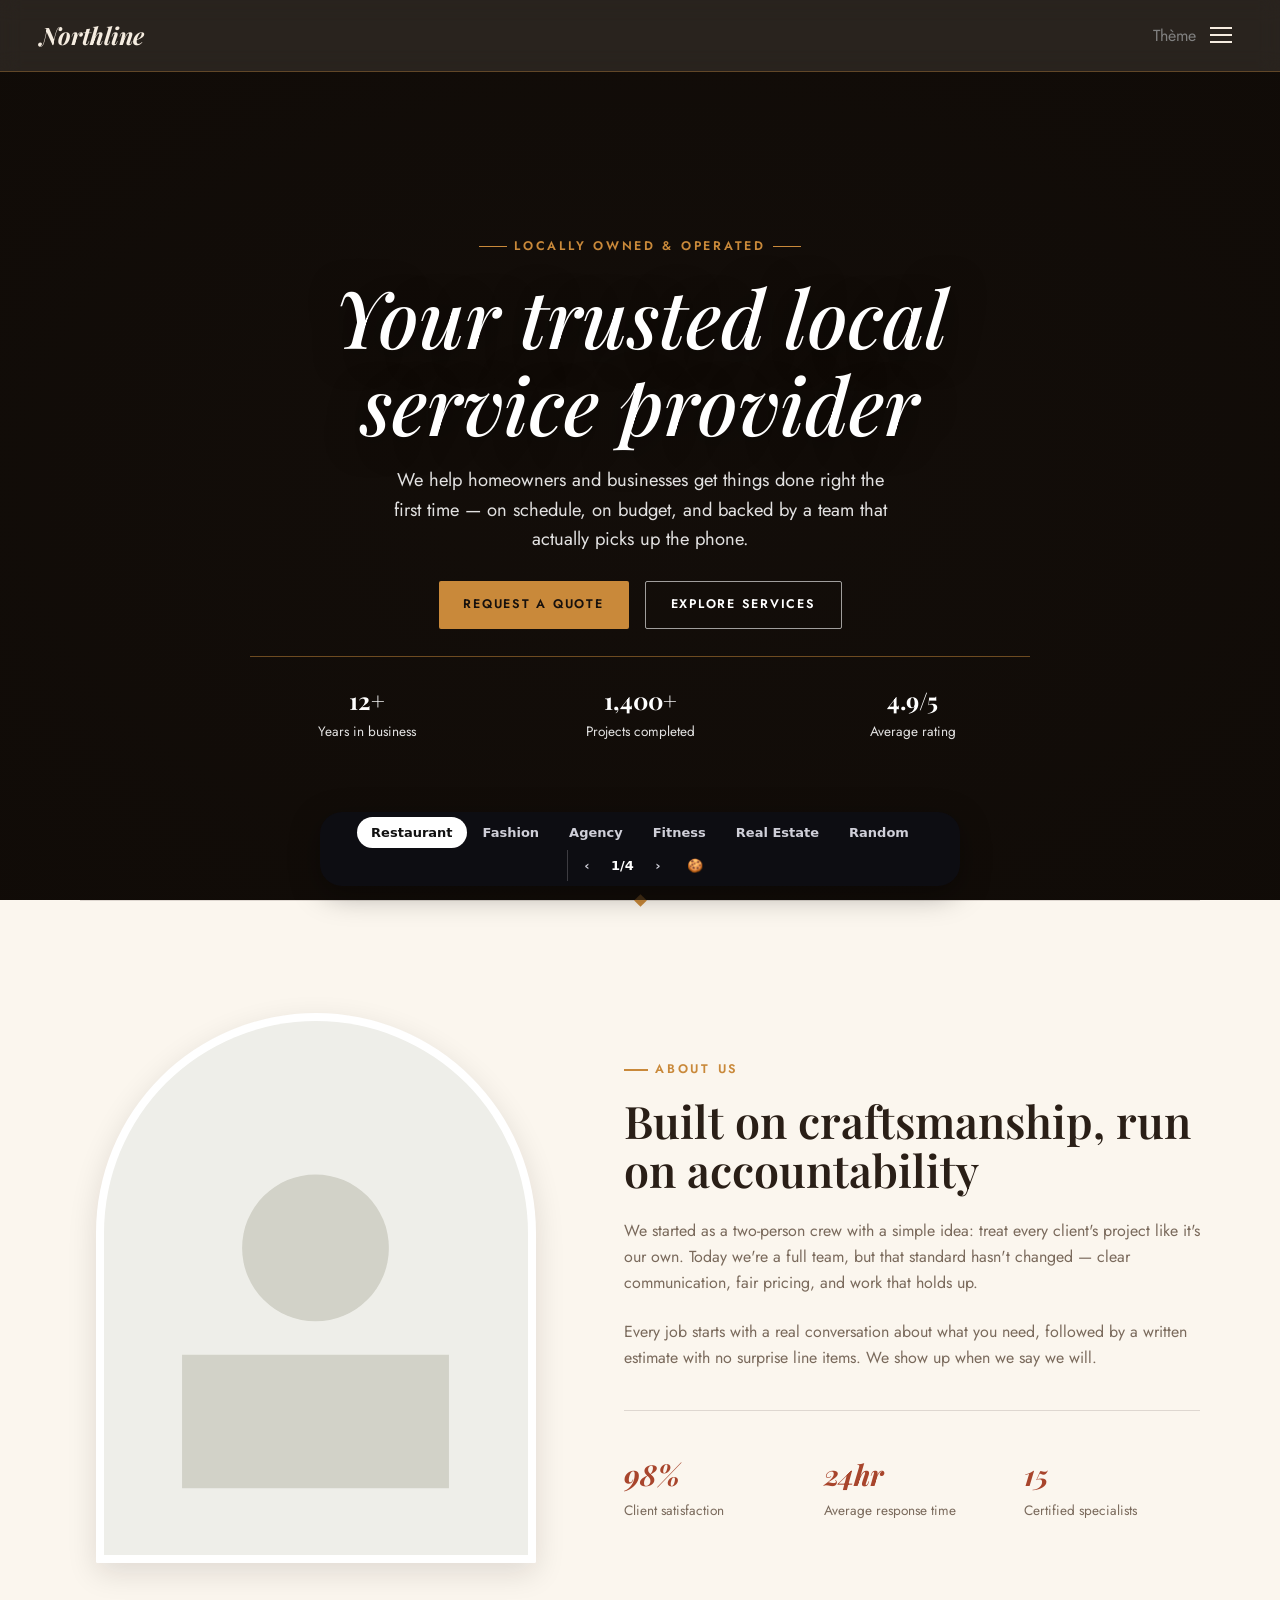
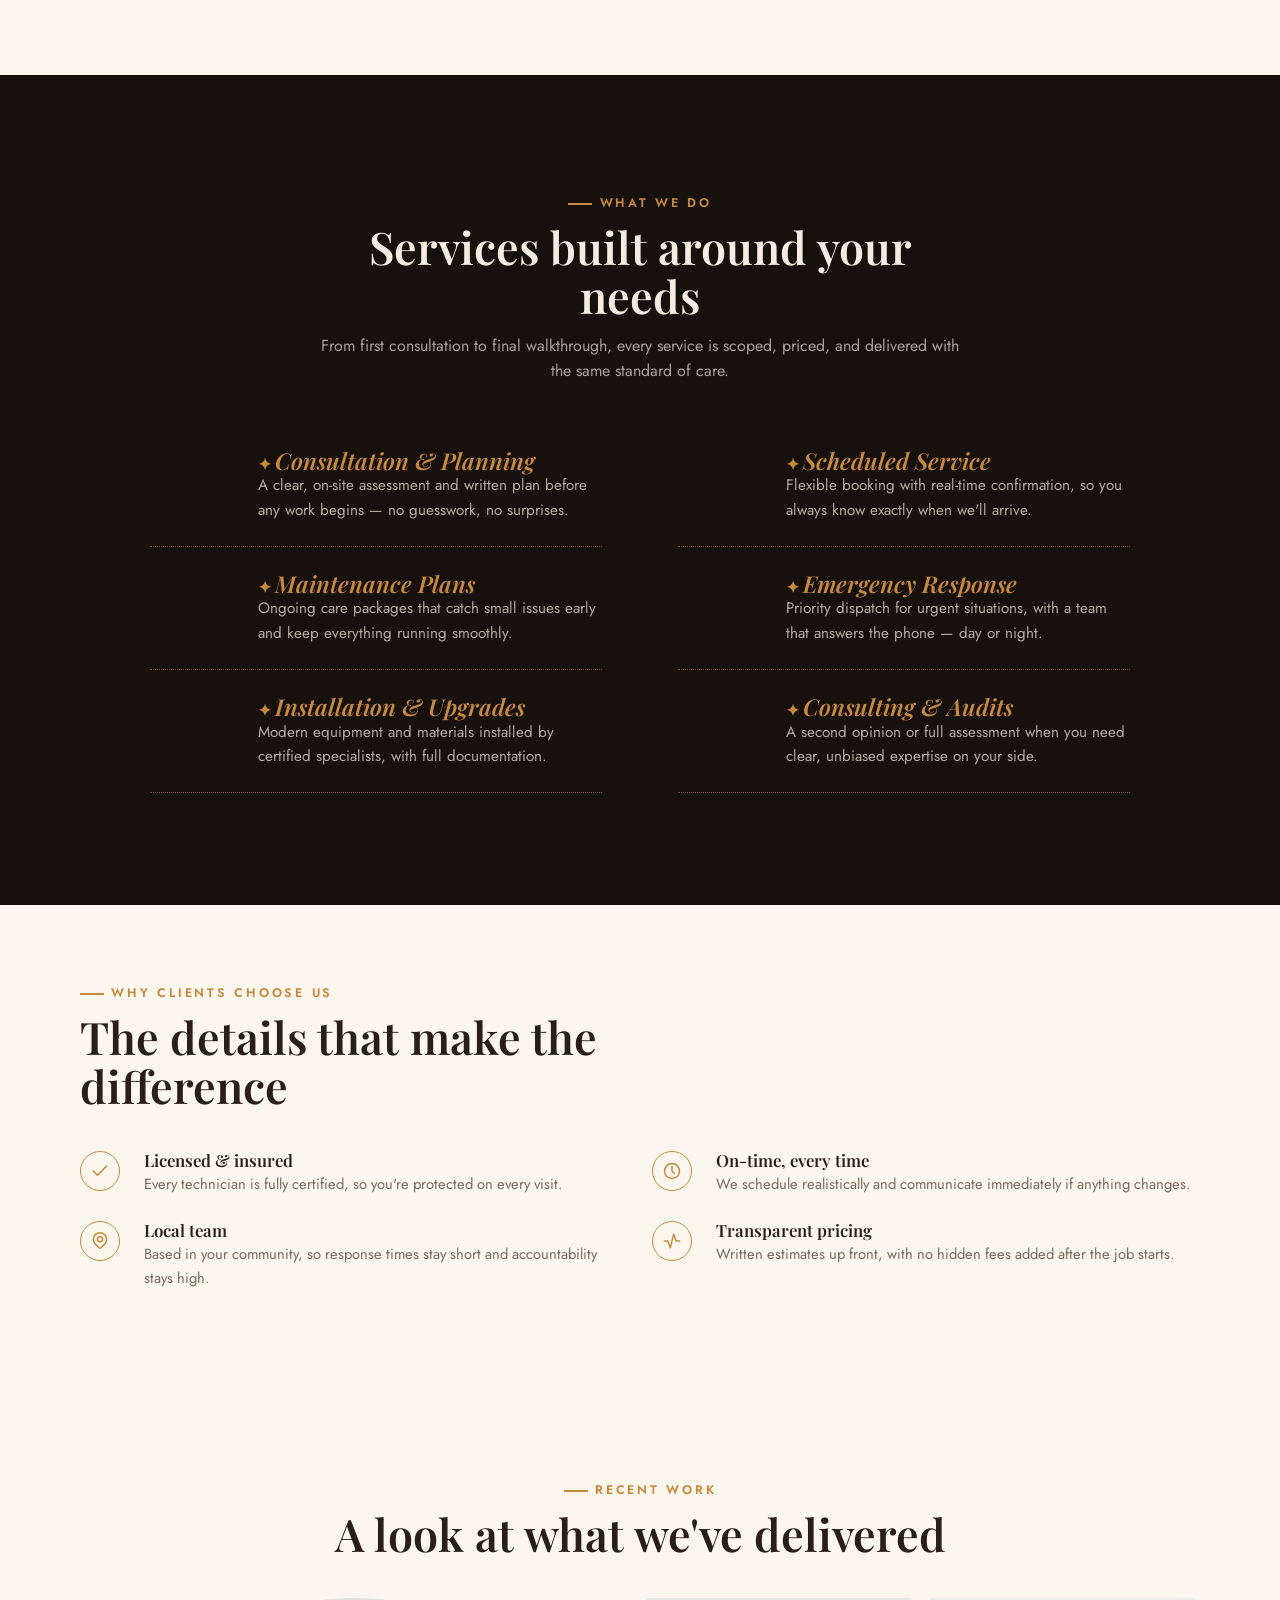
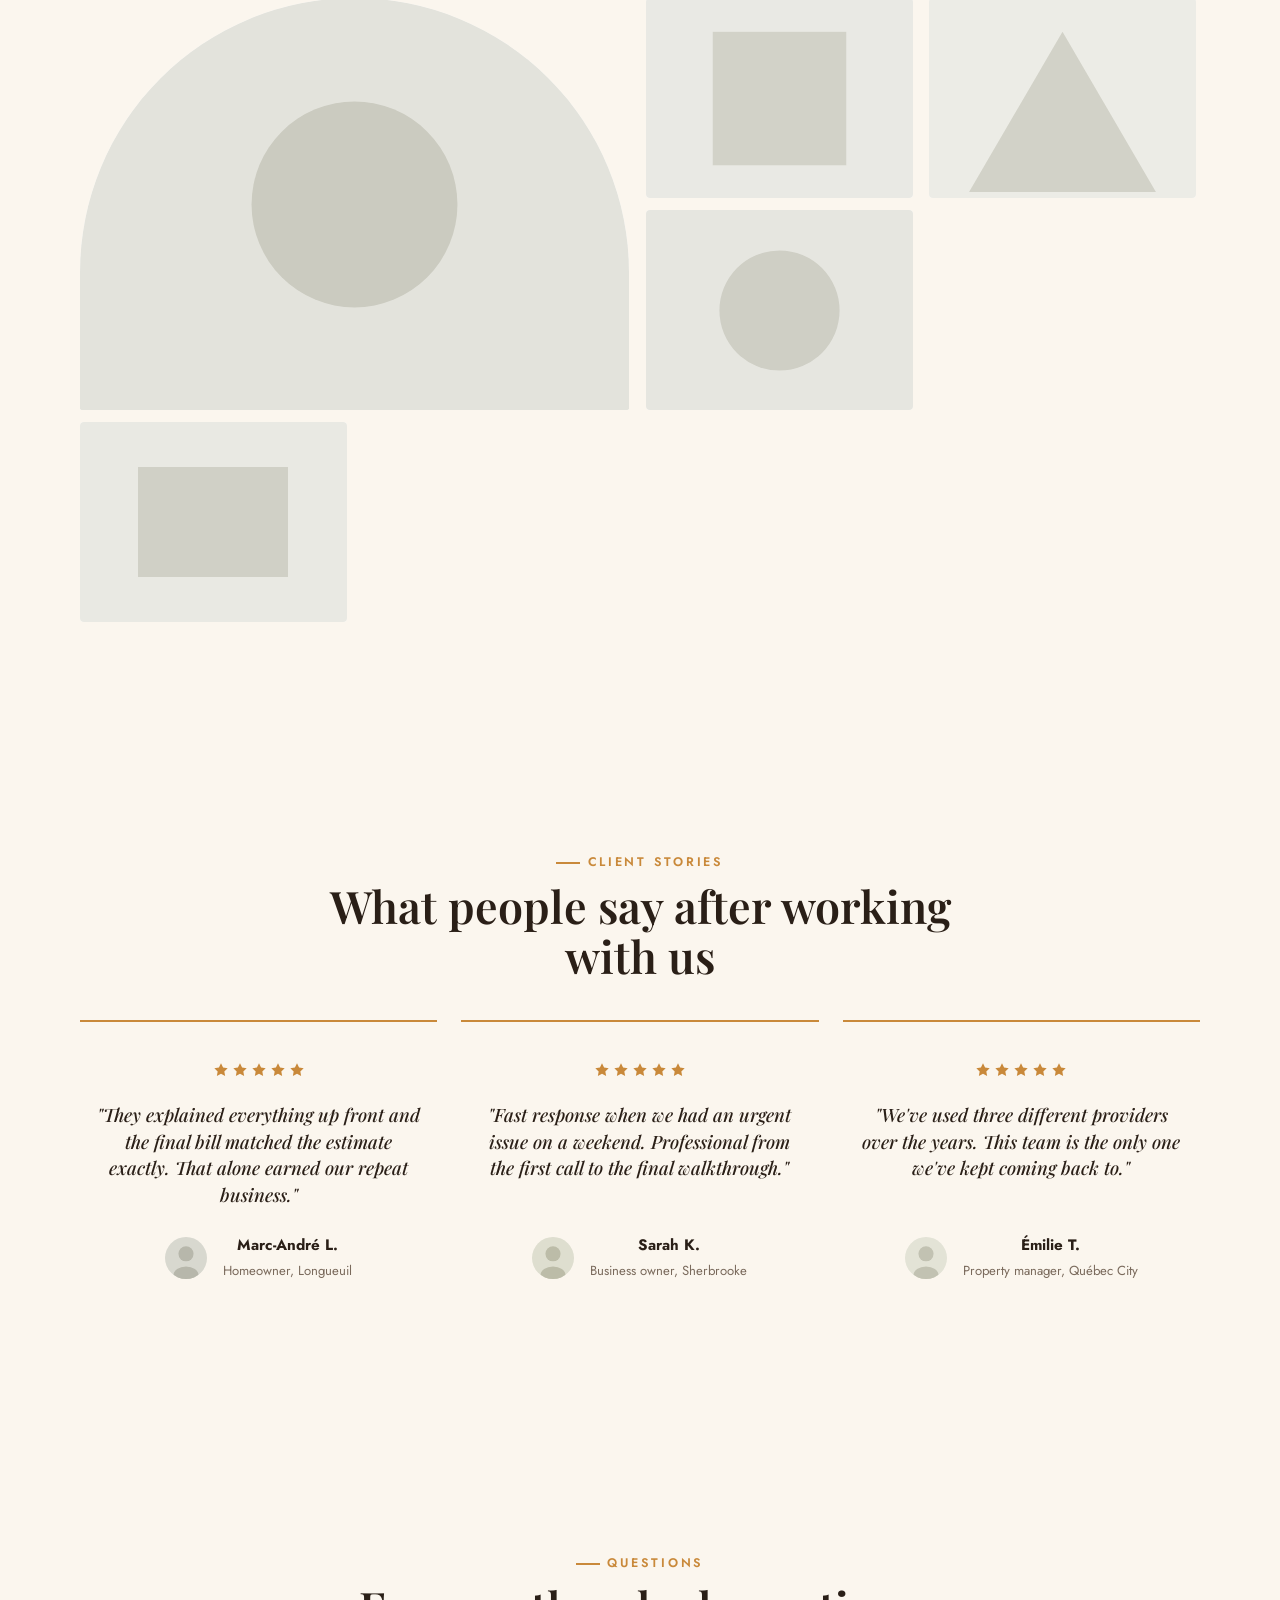
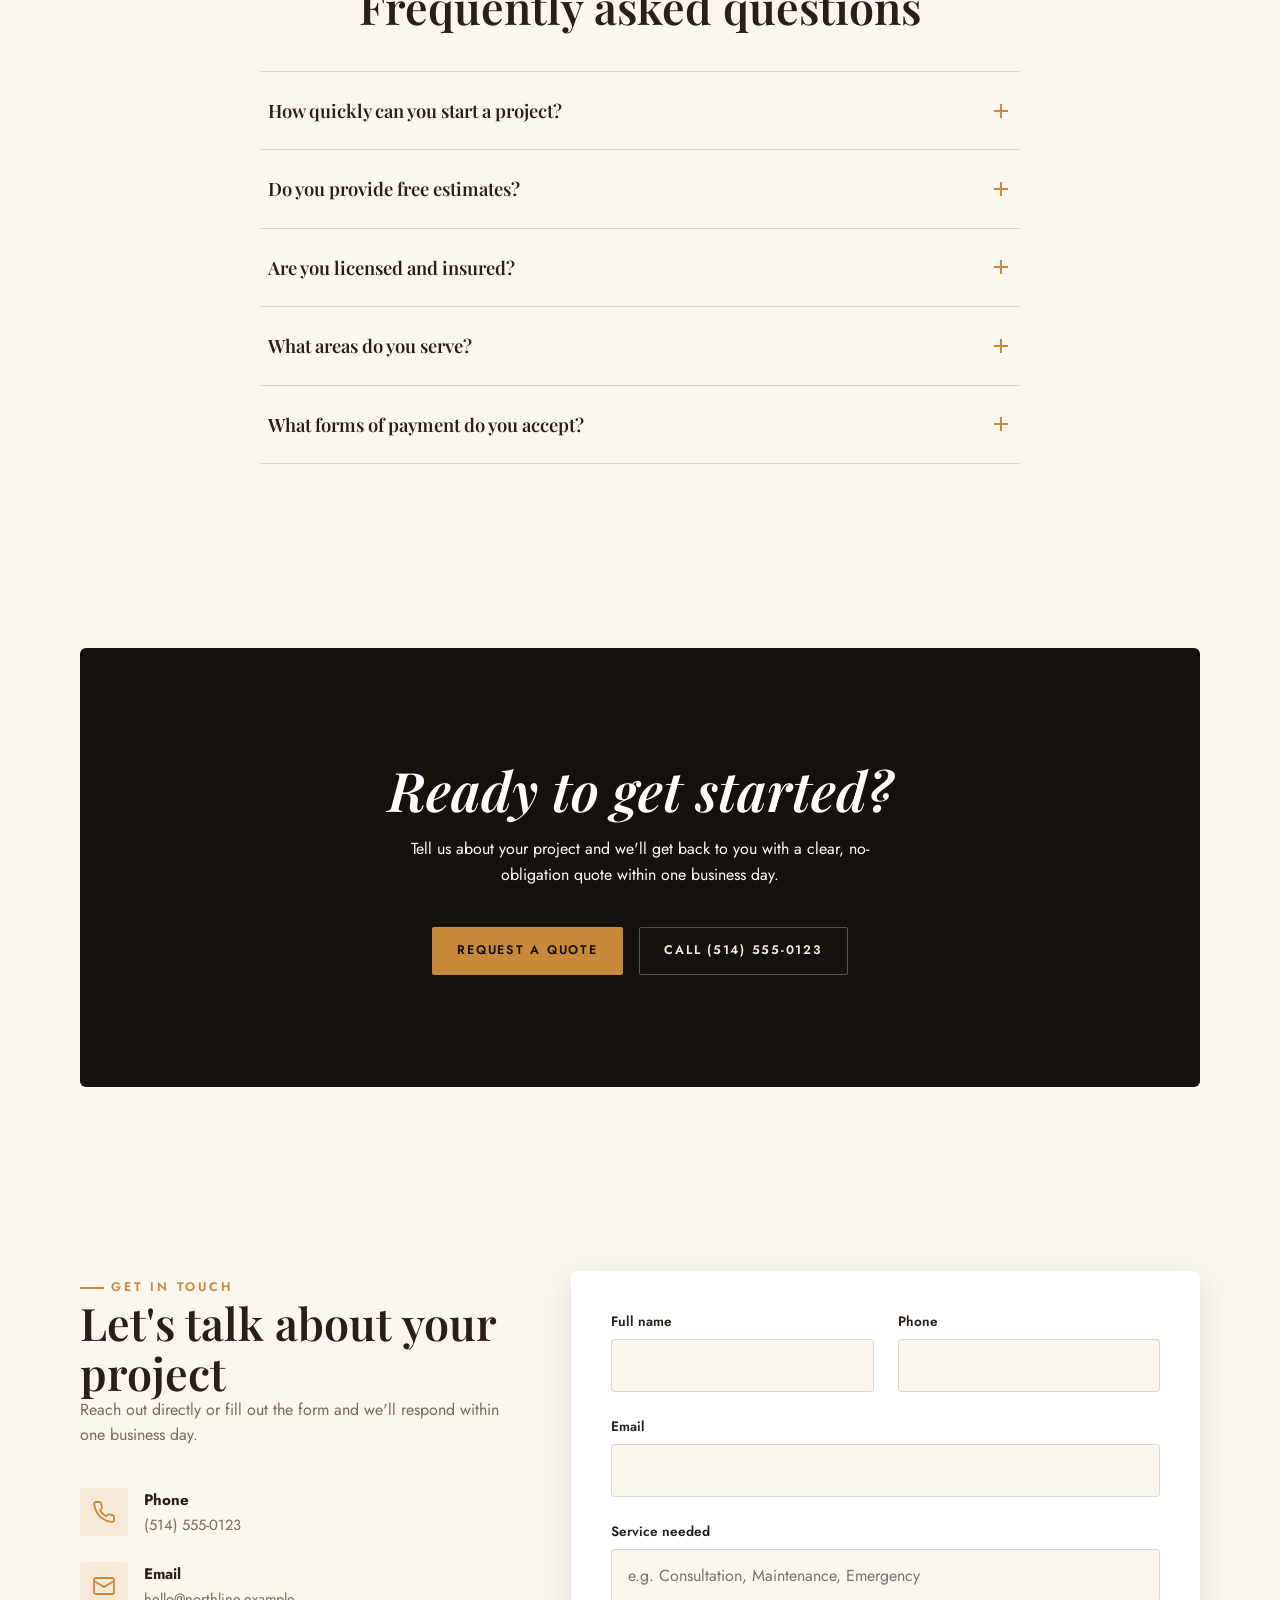
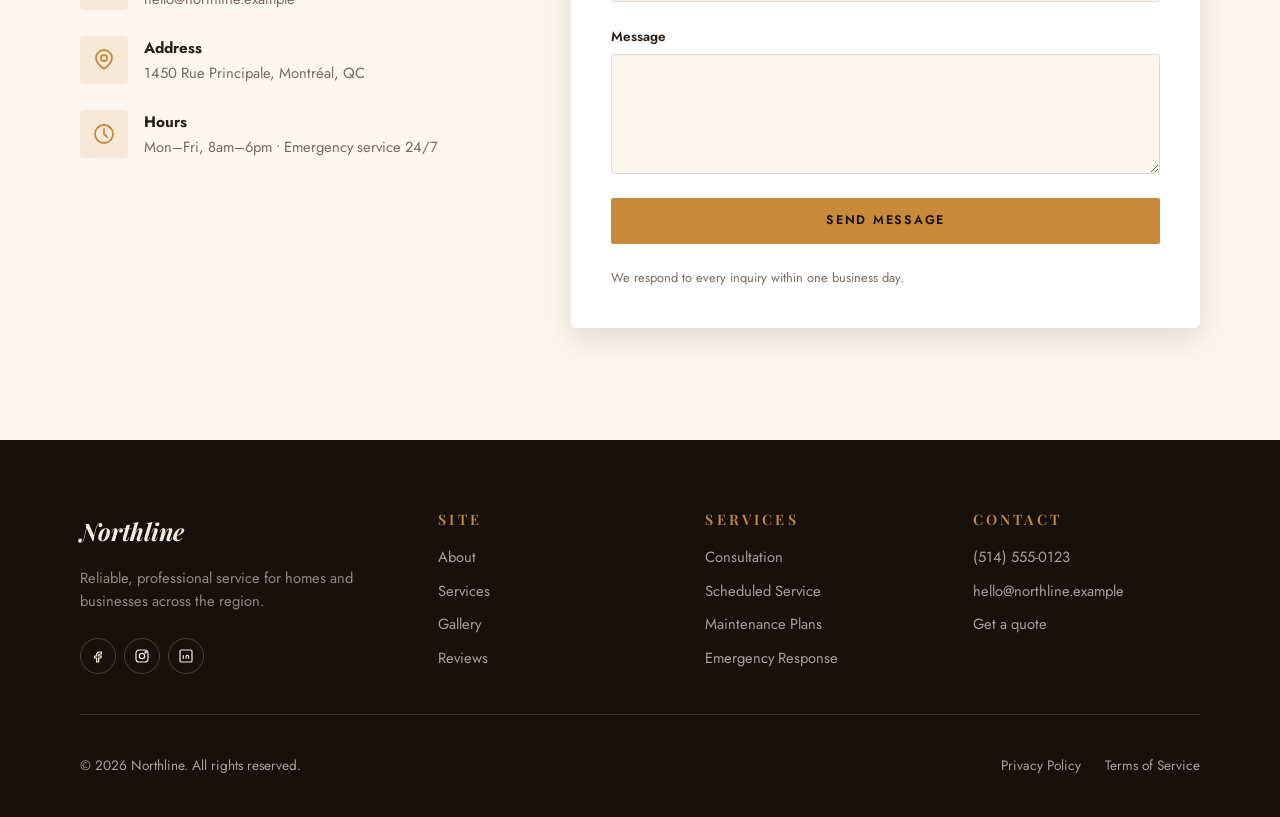
<file: index copy.html>
<!DOCTYPE html>
<html lang="en">
<head>
  <meta charset="UTF-8" />
  <meta name="viewport" content="width=device-width, initial-scale=1.0" />
  <title>Northline &mdash; Your Trusted Local Service Provider</title>
  <meta name="description" content="Northline delivers reliable, professional service backed by a local team you can count on. Book a consultation today." />

  <link rel="stylesheet" href="css/base.css" />
  <link rel="stylesheet" href="css/components.css" />
  <link id="theme-link" rel="stylesheet" href="css/modern-minimal.css" id="theme-stylesheet" />
</head>
<body>
  <script>
    const themes = [
      "modern-minimal",
      "cinematic-immersive",
      "editorial-heritage",
      "friendly-local",
      "industrial-trades"
    ]

    function switchTheme(){
      const theme = document.getElementById("theme-link");

      var currTheme = theme.getAttribute("href").slice(4, -4);
      console.log(currTheme);
      const ind = themes.indexOf(currTheme.trim().toLowerCase());

      if (ind != null) {
        theme.setAttribute("href", `css/${themes[(ind + 1) % themes.length]}.css`);
      }
    }
  </script>


  <a class="skip-link" href="#main">Skip to content</a>

  <!-- ================= HEADER / NAVIGATION ================= -->
  <header class="site-header">
    <nav class="nav" aria-label="Primary">
      <a href="#home" class="nav-logo">Northline</a>

      <ul class="nav-links" data-nav-links>
        <li><a href="#about">About</a></li>
        <li><a href="#services">Services</a></li>
        <li><a href="#gallery">Gallery</a></li>
        <li><a href="#testimonials">Reviews</a></li>
        <li><a href="#faq">FAQ</a></li>
        <li><a href="#contact">Contact</a></li>
        <!-- <li><a href="#contact" class="btn btn-primary">Get a Quote</a></li> -->
      </ul>

      <div class="nav-cta">
        <!-- <a href="#contact" class="btn btn-secondary">Log in</a> -->
        <a href="#contact" class="btn btn-primary">Get a Quote</a>
        <button style="color: grey; margin: -10px;" onclick="switchTheme();">Thème</button>
        <button class="nav-toggle" data-nav-toggle aria-label="Toggle menu" aria-expanded="false">
          <span></span><span></span><span></span>
        </button>
      </div>
    </nav>
  </header>

  <main id="main">
    <!-- ================= HERO ================= -->
    <section class="hero section" id="home">
      <div class="container">
        <div class="hero-content" data-reveal>
          <span class="eyebrow">Locally owned &amp; operated</span>
          <h1>Your trusted local service provider</h1>
          <p>
            We help homeowners and businesses get things done right the first time &mdash;
            on schedule, on budget, and backed by a team that actually picks up the phone.
          </p>
          <div class="hero-actions">
            <a href="#contact" class="btn btn-primary">Request a Quote</a>
            <a href="#services" class="btn btn-secondary">Explore Services</a>
          </div>
          <div class="hero-meta">
            <div>
              <strong>12+</strong>
              <span>Years in business</span>
            </div>
            <div>
              <strong>1,400+</strong>
              <span>Projects completed</span>
            </div>
            <div>
              <strong>4.9/5</strong>
              <span>Average rating</span>
            </div>
          </div>
        </div>

        <div class="hero-media" data-reveal>
          <div class="img-frame" style="--ratio: 1/1;">
            <img
              src="data:image/svg+xml,%3Csvg xmlns='http://www.w3.org/2000/svg' viewBox='0 0 800 800'%3E%3Crect width='800' height='800' fill='%23e9e9e4'/%3E%3Cpath d='M300 460l70-90 60 70 90-120 110 140H300z' fill='%23c8c8bf'/%3E%3Ccircle cx='330' cy='330' r='36' fill='%23c8c8bf'/%3E%3C/svg%3E"
              alt="Placeholder hero photo — swap with a real photo of your team or work"
              width="800" height="800" loading="eager" fetchpriority="high"
            />
          </div>
        </div>
      </div>
    </section>

    <div class="container"><div class="section-divider"><span></span></div></div>

    <!-- ================= ABOUT ================= -->
    <section class="about section" id="about">
      <div class="container">
        <div class="about-media" data-reveal>
          <div class="img-frame" style="--ratio: 4/5;">
            <img
              src="data:image/svg+xml,%3Csvg xmlns='http://www.w3.org/2000/svg' viewBox='0 0 640 800'%3E%3Crect width='640' height='800' fill='%23eeeee9'/%3E%3Crect x='120' y='500' width='400' height='200' fill='%23d2d2c8'/%3E%3Ccircle cx='320' cy='340' r='110' fill='%23d2d2c8'/%3E%3C/svg%3E"
              alt="Placeholder team photo — swap with a real photo of your staff or workspace"
              width="640" height="800" loading="lazy"
            />
          </div>
        </div>

        <div class="about-body" data-reveal>
          <span class="eyebrow">About us</span>
          <h2>Built on craftsmanship, run on accountability</h2>
          <p>
            We started as a two-person crew with a simple idea: treat every client's project
            like it's our own. Today we're a full team, but that standard hasn't changed &mdash;
            clear communication, fair pricing, and work that holds up.
          </p>
          <p>
            Every job starts with a real conversation about what you need, followed by a
            written estimate with no surprise line items. We show up when we say we will.
          </p>

          <div class="about-stats">
            <div>
              <strong>98%</strong>
              <span>Client satisfaction</span>
            </div>
            <div>
              <strong>24hr</strong>
              <span>Average response time</span>
            </div>
            <div>
              <strong>15</strong>
              <span>Certified specialists</span>
            </div>
          </div>
        </div>
      </div>
    </section>

    <!-- ================= SERVICES ================= -->
    <section class="services section" id="services">
      <div class="container">
        <div class="section-head section-head--center" data-reveal>
          <span class="eyebrow">What we do</span>
          <h2>Services built around your needs</h2>
          <p>From first consultation to final walkthrough, every service is scoped, priced, and delivered with the same standard of care.</p>
        </div>

        <div class="grid grid-3">
          <article class="card" data-reveal>
            <div class="card-icon" aria-hidden="true">
              <svg viewBox="0 0 24 24" fill="none" stroke="currentColor" stroke-width="1.8" stroke-linecap="round" stroke-linejoin="round"><path d="M14.7 6.3a4 4 0 1 1-5.4 5.4L3 18v3h3l6.3-6.3a4 4 0 0 1 2.4-2.4Z"/><path d="M15 5l4 4"/></svg>
            </div>
            <h3>Consultation &amp; Planning</h3>
            <p>A clear, on-site assessment and written plan before any work begins &mdash; no guesswork, no surprises.</p>
          </article>

          <article class="card" data-reveal>
            <div class="card-icon" aria-hidden="true">
              <svg viewBox="0 0 24 24" fill="none" stroke="currentColor" stroke-width="1.8" stroke-linecap="round" stroke-linejoin="round"><rect x="3" y="4" width="18" height="16" rx="2"/><path d="M8 2v4M16 2v4M3 10h18"/></svg>
            </div>
            <h3>Scheduled Service</h3>
            <p>Flexible booking with real-time confirmation, so you always know exactly when we'll arrive.</p>
          </article>

          <article class="card" data-reveal>
            <div class="card-icon" aria-hidden="true">
              <svg viewBox="0 0 24 24" fill="none" stroke="currentColor" stroke-width="1.8" stroke-linecap="round" stroke-linejoin="round"><path d="M12 2 3 6v6c0 5 4 8 9 10 5-2 9-5 9-10V6z"/><path d="m9 12 2 2 4-4"/></svg>
            </div>
            <h3>Maintenance Plans</h3>
            <p>Ongoing care packages that catch small issues early and keep everything running smoothly.</p>
          </article>

          <article class="card" data-reveal>
            <div class="card-icon" aria-hidden="true">
              <svg viewBox="0 0 24 24" fill="none" stroke="currentColor" stroke-width="1.8" stroke-linecap="round" stroke-linejoin="round"><path d="M12 22s8-4.5 8-11V5l-8-3-8 3v6c0 6.5 8 11 8 11Z"/></svg>
            </div>
            <h3>Emergency Response</h3>
            <p>Priority dispatch for urgent situations, with a team that answers the phone &mdash; day or night.</p>
          </article>

          <article class="card" data-reveal>
            <div class="card-icon" aria-hidden="true">
              <svg viewBox="0 0 24 24" fill="none" stroke="currentColor" stroke-width="1.8" stroke-linecap="round" stroke-linejoin="round"><path d="M4 19h16M6 19V9l6-4 6 4v10"/><path d="M10 19v-6h4v6"/></svg>
            </div>
            <h3>Installation &amp; Upgrades</h3>
            <p>Modern equipment and materials installed by certified specialists, with full documentation.</p>
          </article>

          <article class="card" data-reveal>
            <div class="card-icon" aria-hidden="true">
              <svg viewBox="0 0 24 24" fill="none" stroke="currentColor" stroke-width="1.8" stroke-linecap="round" stroke-linejoin="round"><path d="M9 18h6M10 22h4"/><path d="M12 2a7 7 0 0 0-4 12.7c.6.5 1 1.2 1 2.3h6c0-1 .4-1.8 1-2.3A7 7 0 0 0 12 2Z"/></svg>
            </div>
            <h3>Consulting &amp; Audits</h3>
            <p>A second opinion or full assessment when you need clear, unbiased expertise on your side.</p>
          </article>
        </div>
      </div>
    </section>

    <!-- ================= FEATURES ================= -->
    <section class="features section section--tight">
      <div class="container">
        <div class="section-head" data-reveal>
          <span class="eyebrow">Why clients choose us</span>
          <h2>The details that make the difference</h2>
        </div>

        <div class="grid grid-2">
          <div class="feature" data-reveal>
            <div class="feature-icon" aria-hidden="true">
              <svg viewBox="0 0 24 24" fill="none" stroke="currentColor" stroke-width="1.8" stroke-linecap="round" stroke-linejoin="round"><path d="M20 6 9 17l-5-5"/></svg>
            </div>
            <div>
              <h4>Licensed &amp; insured</h4>
              <p>Every technician is fully certified, so you're protected on every visit.</p>
            </div>
          </div>

          <div class="feature" data-reveal>
            <div class="feature-icon" aria-hidden="true">
              <svg viewBox="0 0 24 24" fill="none" stroke="currentColor" stroke-width="1.8" stroke-linecap="round" stroke-linejoin="round"><circle cx="12" cy="12" r="9"/><path d="M12 7v5l3 3"/></svg>
            </div>
            <div>
              <h4>On-time, every time</h4>
              <p>We schedule realistically and communicate immediately if anything changes.</p>
            </div>
          </div>

          <div class="feature" data-reveal>
            <div class="feature-icon" aria-hidden="true">
              <svg viewBox="0 0 24 24" fill="none" stroke="currentColor" stroke-width="1.8" stroke-linecap="round" stroke-linejoin="round"><path d="M12 21c4-3 8-6.5 8-11a8 8 0 0 0-16 0c0 4.5 4 8 8 11Z"/><circle cx="12" cy="10" r="3"/></svg>
            </div>
            <div>
              <h4>Local team</h4>
              <p>Based in your community, so response times stay short and accountability stays high.</p>
            </div>
          </div>

          <div class="feature" data-reveal>
            <div class="feature-icon" aria-hidden="true">
              <svg viewBox="0 0 24 24" fill="none" stroke="currentColor" stroke-width="1.8" stroke-linecap="round" stroke-linejoin="round"><path d="M3 12h4l3 8 4-16 3 8h4"/></svg>
            </div>
            <div>
              <h4>Transparent pricing</h4>
              <p>Written estimates up front, with no hidden fees added after the job starts.</p>
            </div>
          </div>
        </div>
      </div>
    </section>

    <!-- ================= GALLERY ================= -->
    <section class="gallery section" id="gallery">
      <div class="container">
        <div class="section-head section-head--center" data-reveal>
          <span class="eyebrow">Recent work</span>
          <h2>A look at what we've delivered</h2>
        </div>

        <div class="gallery-grid" data-reveal>
          <div class="img-frame gallery-item--wide gallery-item--tall">
            <img src="data:image/svg+xml,%3Csvg xmlns='http://www.w3.org/2000/svg' viewBox='0 0 800 800'%3E%3Crect width='800' height='800' fill='%23e3e3dc'/%3E%3Ccircle cx='400' cy='400' r='150' fill='%23cbcbc0'/%3E%3C/svg%3E" alt="Completed project example" loading="lazy" width="800" height="800" />
          </div>
          <div class="img-frame">
            <img src="data:image/svg+xml,%3Csvg xmlns='http://www.w3.org/2000/svg' viewBox='0 0 400 400'%3E%3Crect width='400' height='400' fill='%23e9e9e4'/%3E%3Crect x='100' y='100' width='200' height='200' fill='%23d2d2c8'/%3E%3C/svg%3E" alt="Completed project example" loading="lazy" width="400" height="400" />
          </div>
          <div class="img-frame">
            <img src="data:image/svg+xml,%3Csvg xmlns='http://www.w3.org/2000/svg' viewBox='0 0 400 400'%3E%3Crect width='400' height='400' fill='%23ececE6'/%3E%3Cpath d='M60 340 200 100l140 240Z' fill='%23d2d2c8'/%3E%3C/svg%3E" alt="Completed project example" loading="lazy" width="400" height="400" />
          </div>
          <div class="img-frame">
            <img src="data:image/svg+xml,%3Csvg xmlns='http://www.w3.org/2000/svg' viewBox='0 0 400 400'%3E%3Crect width='400' height='400' fill='%23e6e6e0'/%3E%3Ccircle cx='200' cy='200' r='90' fill='%23cfcfc5'/%3E%3C/svg%3E" alt="Completed project example" loading="lazy" width="400" height="400" />
          </div>
          <div class="img-frame gallery-item--wide">
            <img src="data:image/svg+xml,%3Csvg xmlns='http://www.w3.org/2000/svg' viewBox='0 0 800 400'%3E%3Crect width='800' height='400' fill='%23e9e9e3'/%3E%3Crect x='250' y='90' width='300' height='220' fill='%23d0d0c6'/%3E%3C/svg%3E" alt="Completed project example" loading="lazy" width="800" height="400" />
          </div>
        </div>
      </div>
    </section>

    <!-- ================= TESTIMONIALS ================= -->
    <section class="testimonials section" id="testimonials">
      <div class="container">
        <div class="section-head section-head--center" data-reveal>
          <span class="eyebrow">Client stories</span>
          <h2>What people say after working with us</h2>
        </div>

        <div class="grid grid-3">
          <article class="testimonial" data-reveal>
            <div class="testimonial-rating" aria-label="5 out of 5 stars">
              <svg viewBox="0 0 24 24" fill="currentColor"><path d="M12 2l3.1 6.3 6.9 1-5 4.9 1.2 6.8L12 17.8 5.8 21l1.2-6.8-5-4.9 6.9-1z"/></svg>
              <svg viewBox="0 0 24 24" fill="currentColor"><path d="M12 2l3.1 6.3 6.9 1-5 4.9 1.2 6.8L12 17.8 5.8 21l1.2-6.8-5-4.9 6.9-1z"/></svg>
              <svg viewBox="0 0 24 24" fill="currentColor"><path d="M12 2l3.1 6.3 6.9 1-5 4.9 1.2 6.8L12 17.8 5.8 21l1.2-6.8-5-4.9 6.9-1z"/></svg>
              <svg viewBox="0 0 24 24" fill="currentColor"><path d="M12 2l3.1 6.3 6.9 1-5 4.9 1.2 6.8L12 17.8 5.8 21l1.2-6.8-5-4.9 6.9-1z"/></svg>
              <svg viewBox="0 0 24 24" fill="currentColor"><path d="M12 2l3.1 6.3 6.9 1-5 4.9 1.2 6.8L12 17.8 5.8 21l1.2-6.8-5-4.9 6.9-1z"/></svg>
            </div>
            <blockquote>"They explained everything up front and the final bill matched the estimate exactly. That alone earned our repeat business."</blockquote>
            <div class="testimonial-author">
              <div class="testimonial-avatar">
                <img src="data:image/svg+xml,%3Csvg xmlns='http://www.w3.org/2000/svg' viewBox='0 0 100 100'%3E%3Crect width='100' height='100' fill='%23d8d8cf'/%3E%3Ccircle cx='50' cy='40' r='18' fill='%23b7b7ab'/%3E%3Cellipse cx='50' cy='92' rx='30' ry='22' fill='%23b7b7ab'/%3E%3C/svg%3E" alt="" loading="lazy" width="42" height="42" />
              </div>
              <div>
                <strong>Marc-Andr&eacute; L.</strong>
                <span>Homeowner, Longueuil</span>
              </div>
            </div>
          </article>

          <article class="testimonial" data-reveal>
            <div class="testimonial-rating" aria-label="5 out of 5 stars">
              <svg viewBox="0 0 24 24" fill="currentColor"><path d="M12 2l3.1 6.3 6.9 1-5 4.9 1.2 6.8L12 17.8 5.8 21l1.2-6.8-5-4.9 6.9-1z"/></svg>
              <svg viewBox="0 0 24 24" fill="currentColor"><path d="M12 2l3.1 6.3 6.9 1-5 4.9 1.2 6.8L12 17.8 5.8 21l1.2-6.8-5-4.9 6.9-1z"/></svg>
              <svg viewBox="0 0 24 24" fill="currentColor"><path d="M12 2l3.1 6.3 6.9 1-5 4.9 1.2 6.8L12 17.8 5.8 21l1.2-6.8-5-4.9 6.9-1z"/></svg>
              <svg viewBox="0 0 24 24" fill="currentColor"><path d="M12 2l3.1 6.3 6.9 1-5 4.9 1.2 6.8L12 17.8 5.8 21l1.2-6.8-5-4.9 6.9-1z"/></svg>
              <svg viewBox="0 0 24 24" fill="currentColor"><path d="M12 2l3.1 6.3 6.9 1-5 4.9 1.2 6.8L12 17.8 5.8 21l1.2-6.8-5-4.9 6.9-1z"/></svg>
            </div>
            <blockquote>"Fast response when we had an urgent issue on a weekend. Professional from the first call to the final walkthrough."</blockquote>
            <div class="testimonial-author">
              <div class="testimonial-avatar">
                <img src="data:image/svg+xml,%3Csvg xmlns='http://www.w3.org/2000/svg' viewBox='0 0 100 100'%3E%3Crect width='100' height='100' fill='%23dedecf'/%3E%3Ccircle cx='50' cy='40' r='18' fill='%23bcbca8'/%3E%3Cellipse cx='50' cy='92' rx='30' ry='22' fill='%23bcbca8'/%3E%3C/svg%3E" alt="" loading="lazy" width="42" height="42" />
              </div>
              <div>
                <strong>Sarah K.</strong>
                <span>Business owner, Sherbrooke</span>
              </div>
            </div>
          </article>

          <article class="testimonial" data-reveal>
            <div class="testimonial-rating" aria-label="5 out of 5 stars">
              <svg viewBox="0 0 24 24" fill="currentColor"><path d="M12 2l3.1 6.3 6.9 1-5 4.9 1.2 6.8L12 17.8 5.8 21l1.2-6.8-5-4.9 6.9-1z"/></svg>
              <svg viewBox="0 0 24 24" fill="currentColor"><path d="M12 2l3.1 6.3 6.9 1-5 4.9 1.2 6.8L12 17.8 5.8 21l1.2-6.8-5-4.9 6.9-1z"/></svg>
              <svg viewBox="0 0 24 24" fill="currentColor"><path d="M12 2l3.1 6.3 6.9 1-5 4.9 1.2 6.8L12 17.8 5.8 21l1.2-6.8-5-4.9 6.9-1z"/></svg>
              <svg viewBox="0 0 24 24" fill="currentColor"><path d="M12 2l3.1 6.3 6.9 1-5 4.9 1.2 6.8L12 17.8 5.8 21l1.2-6.8-5-4.9 6.9-1z"/></svg>
              <svg viewBox="0 0 24 24" fill="currentColor"><path d="M12 2l3.1 6.3 6.9 1-5 4.9 1.2 6.8L12 17.8 5.8 21l1.2-6.8-5-4.9 6.9-1z"/></svg>
            </div>
            <blockquote>"We've used three different providers over the years. This team is the only one we've kept coming back to."</blockquote>
            <div class="testimonial-author">
              <div class="testimonial-avatar">
                <img src="data:image/svg+xml,%3Csvg xmlns='http://www.w3.org/2000/svg' viewBox='0 0 100 100'%3E%3Crect width='100' height='100' fill='%23e3e3d6'/%3E%3Ccircle cx='50' cy='40' r='18' fill='%23c2c2b2'/%3E%3Cellipse cx='50' cy='92' rx='30' ry='22' fill='%23c2c2b2'/%3E%3C/svg%3E" alt="" loading="lazy" width="42" height="42" />
              </div>
              <div>
                <strong>&Eacute;milie T.</strong>
                <span>Property manager, Qu&eacute;bec City</span>
              </div>
            </div>
          </article>
        </div>
      </div>
    </section>

    <!-- ================= FAQ ================= -->
    <section class="faq section" id="faq">
      <div class="container">
        <div class="section-head section-head--center" data-reveal>
          <span class="eyebrow">Questions</span>
          <h2>Frequently asked questions</h2>
        </div>

        <div class="faq-list" data-reveal>
          <div class="faq-item">
            <button class="faq-question" aria-expanded="false">
              How quickly can you start a project?
              <span class="faq-icon" aria-hidden="true"></span>
            </button>
            <div class="faq-answer">
              <p>Most projects can begin within one to two weeks of your signed estimate, and we offer priority scheduling for urgent situations.</p>
            </div>
          </div>

          <div class="faq-item">
            <button class="faq-question" aria-expanded="false">
              Do you provide free estimates?
              <span class="faq-icon" aria-hidden="true"></span>
            </button>
            <div class="faq-answer">
              <p>Yes. Every estimate is free, on-site when needed, and provided in writing before any work is scheduled.</p>
            </div>
          </div>

          <div class="faq-item">
            <button class="faq-question" aria-expanded="false">
              Are you licensed and insured?
              <span class="faq-icon" aria-hidden="true"></span>
            </button>
            <div class="faq-answer">
              <p>Our entire team is fully licensed and insured, and documentation is available on request for any project.</p>
            </div>
          </div>

          <div class="faq-item">
            <button class="faq-question" aria-expanded="false">
              What areas do you serve?
              <span class="faq-icon" aria-hidden="true"></span>
            </button>
            <div class="faq-answer">
              <p>We serve the greater metro area and surrounding communities within roughly a 45-minute radius. Contact us to confirm your location.</p>
            </div>
          </div>

          <div class="faq-item">
            <button class="faq-question" aria-expanded="false">
              What forms of payment do you accept?
              <span class="faq-icon" aria-hidden="true"></span>
            </button>
            <div class="faq-answer">
              <p>We accept all major cards, e-transfer, and offer financing options for larger projects.</p>
            </div>
          </div>
        </div>
      </div>
    </section>

    <!-- ================= CALL TO ACTION ================= -->
    <section class="section section--tight">
      <div class="container">
        <div class="cta" data-reveal>
          <h2>Ready to get started?</h2>
          <p>Tell us about your project and we'll get back to you with a clear, no-obligation quote within one business day.</p>
          <div class="cta-actions">
            <a href="#contact" class="btn btn-primary">Request a Quote</a>
            <a href="tel:+15145550123" class="btn btn-secondary">Call (514) 555-0123</a>
          </div>
        </div>
      </div>
    </section>

    <!-- ================= CONTACT ================= -->
    <section class="contact section" id="contact">
      <div class="container">
        <div class="contact-info" data-reveal>
          <span class="eyebrow">Get in touch</span>
          <h2>Let's talk about your project</h2>
          <p>Reach out directly or fill out the form and we'll respond within one business day.</p>

          <div class="contact-info-list">
            <div class="contact-info-item">
              <div class="card-icon" aria-hidden="true">
                <svg viewBox="0 0 24 24" fill="none" stroke="currentColor" stroke-width="1.8" stroke-linecap="round" stroke-linejoin="round"><path d="M22 16.9v3a2 2 0 0 1-2.2 2 19.8 19.8 0 0 1-8.6-3 19.5 19.5 0 0 1-6-6 19.8 19.8 0 0 1-3-8.7A2 2 0 0 1 4.1 2h3a2 2 0 0 1 2 1.7c.1 1 .3 2 .7 3a2 2 0 0 1-.4 2.1L8 10.3a16 16 0 0 0 6 6l1.5-1.5a2 2 0 0 1 2-.4c1 .3 2 .5 3 .6a2 2 0 0 1 1.5 2Z"/></svg>
              </div>
              <div>
                <strong>Phone</strong>
                <a href="tel:+15145550123">(514) 555-0123</a>
              </div>
            </div>

            <div class="contact-info-item">
              <div class="card-icon" aria-hidden="true">
                <svg viewBox="0 0 24 24" fill="none" stroke="currentColor" stroke-width="1.8" stroke-linecap="round" stroke-linejoin="round"><rect x="2" y="4" width="20" height="16" rx="2"/><path d="m2 7 10 6 10-6"/></svg>
              </div>
              <div>
                <strong>Email</strong>
                <a href="mailto:hello@northline.example">hello@northline.example</a>
              </div>
            </div>

            <div class="contact-info-item">
              <div class="card-icon" aria-hidden="true">
                <svg viewBox="0 0 24 24" fill="none" stroke="currentColor" stroke-width="1.8" stroke-linecap="round" stroke-linejoin="round"><path d="M12 21c4-3 8-6.5 8-11a8 8 0 0 0-16 0c0 4.5 4 8 8 11Z"/><circle cx="12" cy="10" r="3"/></svg>
              </div>
              <div>
                <strong>Address</strong>
                <span>1450 Rue Principale, Montr&eacute;al, QC</span>
              </div>
            </div>

            <div class="contact-info-item">
              <div class="card-icon" aria-hidden="true">
                <svg viewBox="0 0 24 24" fill="none" stroke="currentColor" stroke-width="1.8" stroke-linecap="round" stroke-linejoin="round"><circle cx="12" cy="12" r="9"/><path d="M12 7v5l3 3"/></svg>
              </div>
              <div>
                <strong>Hours</strong>
                <span>Mon&ndash;Fri, 8am&ndash;6pm &bull; Emergency service 24/7</span>
              </div>
            </div>
          </div>
        </div>

        <form class="contact-form" data-reveal aria-label="Contact form">
          <div class="form-row">
            <div class="form-field">
              <label for="name">Full name</label>
              <input type="text" id="name" name="name" autocomplete="name" required />
            </div>
            <div class="form-field">
              <label for="phone">Phone</label>
              <input type="tel" id="phone" name="phone" autocomplete="tel" />
            </div>
          </div>

          <div class="form-field">
            <label for="email">Email</label>
            <input type="email" id="email" name="email" autocomplete="email" required />
          </div>

          <div class="form-field">
            <label for="service">Service needed</label>
            <input type="text" id="service" name="service" placeholder="e.g. Consultation, Maintenance, Emergency" />
          </div>

          <div class="form-field">
            <label for="message">Message</label>
            <textarea id="message" name="message" required></textarea>
          </div>

          <button type="submit" class="btn btn-primary btn-block">Send Message</button>
          <p class="form-note">We respond to every inquiry within one business day.</p>
        </form>
      </div>
    </section>
  </main>

  <!-- ================= FOOTER ================= -->
  <footer class="site-footer">
    <div class="container">
      <div class="footer-top">
        <div class="footer-brand">
          <a href="#home" class="nav-logo">Northline</a>
          <p>Reliable, professional service for homes and businesses across the region.</p>
          <div class="footer-social">
            <a href="#" aria-label="Facebook"><svg viewBox="0 0 24 24" fill="none" stroke="currentColor" stroke-width="1.8"><path d="M14 9h3V6h-3a4 4 0 0 0-4 4v2H7v3h3v6h3v-6h3l1-3h-4v-2a1 1 0 0 1 1-1Z"/></svg></a>
            <a href="#" aria-label="Instagram"><svg viewBox="0 0 24 24" fill="none" stroke="currentColor" stroke-width="1.8"><rect x="3" y="3" width="18" height="18" rx="5"/><circle cx="12" cy="12" r="4"/><circle cx="17.5" cy="6.5" r="1"/></svg></a>
            <a href="#" aria-label="LinkedIn"><svg viewBox="0 0 24 24" fill="none" stroke="currentColor" stroke-width="1.8"><rect x="3" y="3" width="18" height="18" rx="2"/><path d="M8 11v5M8 8v.01M12 16v-3a2 2 0 0 1 4 0v3M12 13v3"/></svg></a>
          </div>
        </div>

        <nav class="footer-col" aria-label="Site">
          <h4>Site</h4>
          <ul>
            <li><a href="#about">About</a></li>
            <li><a href="#services">Services</a></li>
            <li><a href="#gallery">Gallery</a></li>
            <li><a href="#testimonials">Reviews</a></li>
          </ul>
        </nav>

        <nav class="footer-col" aria-label="Services">
          <h4>Services</h4>
          <ul>
            <li><a href="#services">Consultation</a></li>
            <li><a href="#services">Scheduled Service</a></li>
            <li><a href="#services">Maintenance Plans</a></li>
            <li><a href="#services">Emergency Response</a></li>
          </ul>
        </nav>

        <div class="footer-col">
          <h4>Contact</h4>
          <ul>
            <li><a href="tel:+15145550123">(514) 555-0123</a></li>
            <li><a href="mailto:hello@northline.example">hello@northline.example</a></li>
            <li><a href="#contact">Get a quote</a></li>
          </ul>
        </div>
      </div>

      <div class="footer-bottom">
        <span>&copy; <span data-year>2026</span> Northline. All rights reserved.</span>
        <div class="footer-bottom-links">
          <a href="#">Privacy Policy</a>
          <a href="#">Terms of Service</a>
        </div>
      </div>
    </div>
  </footer>

  <script src="js/script.js"></script>
</body>
</html>
</file>
<file: css/base.css>
/* BASE.CSS — reset, default tokens (themes override), layout primitives, theme switcher UI */
:root{
  --primary:#111;--primary-contrast:#fff;--secondary:#2f5bff;--secondary-contrast:#fff;
  --background:#fff;--surface:#f6f6f6;--text:#161616;--muted:#666;--accent:#2f5bff;--border:rgba(0,0,0,.12);
  --heading-font:system-ui,sans-serif;--body-font:system-ui,sans-serif;--utility-font:var(--body-font);
  --heading-scale:1;--heading-weight:700;--body-weight:400;--letter-spacing-tight:0;--letter-spacing-wide:.1em;
  --radius:12px;--radius-sm:8px;--radius-full:999px;--shadow:0 8px 24px rgba(0,0,0,.1);--shadow-hover:0 14px 36px rgba(0,0,0,.16);
  --transition:220ms ease;--transition-slow:520ms ease;
  --spacing-xs:.5rem;--spacing-sm:1rem;--spacing-md:1.5rem;--spacing-lg:2.5rem;--spacing-xl:4.5rem;
  --container-max:1200px;--container-padding:clamp(1.25rem,4vw,2.5rem);--header-height:72px;
  --hero-image:none;--cta-image:none;
}
*,*::before,*::after{box-sizing:border-box;margin:0;padding:0}
html{-webkit-text-size-adjust:100%}
body{font-family:var(--body-font);font-weight:var(--body-weight);color:var(--text);background:var(--background);line-height:1.6;overflow-x:hidden;-webkit-font-smoothing:antialiased}
img,svg{display:block;max-width:100%}
a{color:inherit;text-decoration:none}ul{list-style:none}
button{font:inherit;color:inherit;background:none;border:0;cursor:pointer}
input,textarea{font:inherit;color:inherit;outline:none;width:100%}
h1,h2,h3,h4{font-family:var(--heading-font);font-weight:var(--heading-weight);line-height:1.1;letter-spacing:var(--letter-spacing-tight)}
h1{font-size:clamp(2.3rem,6.2vw,calc(var(--hero-heading-max,3.8rem)*var(--heading-scale)))}
h2{font-size:clamp(1.8rem,3.8vw,calc(2.8rem*var(--heading-scale)))}
h3{font-size:1.25rem}h4{font-size:1.05rem}
p{color:var(--muted)}
main{padding-top:var(--header-height)}
.container{width:100%;max-width:var(--container-max);margin-inline:auto;padding-inline:var(--container-padding)}
.section{padding-block:clamp(3.5rem,9vw,7rem)}.section--tight{padding-block:clamp(2.5rem,6vw,4.5rem)}
.section-head{max-width:640px;margin-bottom:var(--spacing-lg)}
.section-head--center{margin-inline:auto;text-align:center}
.section-head h2{margin-block:.5rem .75rem}
.eyebrow{display:inline-flex;align-items:center;gap:.6em;font-family:var(--utility-font);font-size:.78rem;font-weight:600;letter-spacing:var(--letter-spacing-wide);text-transform:uppercase;color:var(--secondary)}
.eyebrow::before{content:"";width:24px;height:2px;background:currentColor}
.grid{display:grid;gap:var(--spacing-md)}
.grid-2{grid-template-columns:repeat(2,1fr)}.grid-3{grid-template-columns:repeat(3,1fr)}.grid-4{grid-template-columns:repeat(4,1fr)}
@media(max-width:900px){.grid-3,.grid-4{grid-template-columns:repeat(2,1fr)}}
@media(max-width:560px){.grid-2,.grid-3,.grid-4{grid-template-columns:1fr}}
.img-frame{position:relative;overflow:hidden;aspect-ratio:var(--ratio,4/3);background:var(--surface)}
.img-frame img{width:100%;height:100%;object-fit:cover}
.section-divider{display:flex;justify-content:center;align-items:center;height:1px;background:var(--border);position:relative}
.section-divider span{width:9px;height:9px;background:var(--secondary);transform:rotate(45deg)}
.skip-link{position:absolute;left:-999px;top:0;z-index:999;background:#000;color:#fff;padding:.6rem 1rem}.skip-link:focus{left:0}
[data-reveal]{transition:opacity .8s ease,transform .8s cubic-bezier(.16,1,.3,1)}
.js [data-reveal]:not(.is-visible){opacity:0;transform:translateY(26px)}
.grid>[data-reveal]:nth-child(3n+2){transition-delay:80ms}.grid>[data-reveal]:nth-child(3n){transition-delay:160ms}
@media(prefers-reduced-motion:reduce){.js [data-reveal]:not(.is-visible){opacity:1;transform:none}}

/* Theme switcher (injected by script.js; intentionally independent of theme tokens) */
.ts{position:fixed;left:50%;bottom:14px;transform:translateX(-50%);z-index:9999;display:flex;align-items:center;gap:2px;padding:5px;max-width:calc(100vw - 20px);background:rgba(14,14,20,.9);backdrop-filter:blur(12px);border-radius:999px;box-shadow:0 8px 30px rgba(0,0,0,.35);font:600 13px/1 system-ui,sans-serif;color:#fff}
.ts button{padding:9px 14px;border-radius:999px;color:#cfcfd8;white-space:nowrap}
.ts button:hover{color:#fff}.ts button[aria-pressed="true"]{background:#fff;color:#111}
.ts .ts-var{display:flex;align-items:center;gap:2px;margin-left:4px;padding-left:6px;border-left:1px solid rgba(255,255,255,.2)}
.ts .ts-var button{padding:9px 10px}.ts .ts-var span{min-width:2.4em;text-align:center;font-variant-numeric:tabular-nums}
@media(max-width:480px){.ts button{padding:8px 10px;font-size:12px}}
/* switcher wraps on narrow screens (6 categories) */
.ts{flex-wrap:wrap;justify-content:center;border-radius:22px}
.ts .ts-var span{min-width:3.2em;padding-inline:.4em}

/* Optional service image slot: hidden everywhere unless a theme shows it (.services .card-media{display:block}) */
.card-media{display:none;position:relative;overflow:hidden}
.card-media img{width:100%;height:100%;object-fit:cover;transition:transform var(--transition-slow)}
.card:hover .card-media img{transform:scale(1.06)}

/* Cookie banner — token-driven so it matches every theme (incl. older ones). Themes may override .cookie-banner. */
.cookie-banner{position:fixed;left:16px;bottom:calc(var(--ts-h,0px) + 16px);z-index:9998;width:min(400px,calc(100vw - 32px));display:flex;flex-direction:column;gap:12px;padding:18px 20px;
background:var(--surface,#fff);color:var(--text,#111);border:1px solid var(--border,rgba(0,0,0,.15));border-radius:var(--radius,12px);box-shadow:0 14px 44px rgba(0,0,0,.28);
font-family:var(--body-font,system-ui,sans-serif);line-height:1.45;opacity:0;transform:translateY(24px);transition:opacity .3s ease,transform .3s ease}
.cookie-banner.is-in{opacity:1;transform:none}
.cookie-banner p{margin:0;font-size:.9rem;color:var(--text,#111)}
.cookie-banner a{text-decoration:underline;color:var(--secondary,#2563eb)}
.cookie-actions{display:flex;align-items:center;gap:10px;flex-wrap:wrap}
.cookie-banner .btn{padding:.7em 1.5em;font-size:.85rem;white-space:nowrap}
.cookie-decline{font:inherit;font-size:.85rem;color:var(--muted,#666);text-decoration:underline;padding:.6em .5em;cursor:pointer}
.cookie-decline:hover{color:var(--text,#111)}
@media(max-width:520px){.cookie-banner{left:10px;width:calc(100vw - 20px);padding:14px 16px}}
@media(prefers-reduced-motion:reduce){.cookie-banner{transition:none}}

/* Logo image (set by the editor / config). Hidden unless a logo exists. */
.nav-logo{display:inline-flex;align-items:center;gap:.6em}
.logo-img{display:block;height:34px;width:auto;max-width:170px;object-fit:contain}
.logo-img[hidden]{display:none}
.logo-only>[data-c="brand"]{display:none}
.footer-brand .logo-img{height:40px}

/* Header logo keeps a stable footprint so nav links don't slide while the name is typed.
   Only names longer than this push the links. */
.site-header .nav-logo{min-width:min(15rem,52vw);white-space:nowrap}

/* GENERIC service-photo layout, used only by themes without a dedicated one (the Random set):
   the photo becomes a soft tinted background behind each card. */
html[data-svc="on"][data-svcfx="generic"] .services .card{position:relative;overflow:hidden;isolation:isolate}
html[data-svc="on"][data-svcfx="generic"] .services .card-media{display:block;position:absolute;inset:0;z-index:-1;opacity:.3;transition:opacity var(--transition)}
html[data-svc="on"][data-svcfx="generic"] .services .card:hover .card-media{opacity:.55}

/* ---- LIST SIZES — the editor can add/remove items; script.js stamps data-count / --n / --cols on each list.
   Low specificity on purpose: any theme rule overrides these. Special fixed-count layouts in themes are
   scoped to the default count (e.g. [data-count="5"]); other counts fall back to these. ---- */
@media(min-width:901px){
  .grid-3[data-count="1"]{grid-template-columns:minmax(0,520px);justify-content:center}
  .grid-3[data-count="2"],.grid-3[data-count="4"]{grid-template-columns:repeat(2,1fr)}
  .grid-4[data-count="1"]{grid-template-columns:minmax(0,300px);justify-content:center}
  .grid-4[data-count="2"]{grid-template-columns:repeat(2,minmax(0,300px));justify-content:center}
  .grid-4[data-count="3"],.grid-4[data-count="5"],.grid-4[data-count="6"]{grid-template-columns:repeat(3,1fr)}
  .gallery-grid[data-count="3"],.gallery-grid[data-count="6"],.gallery-grid[data-count="9"]{grid-template-columns:repeat(3,1fr)}
}
.gallery-grid.is-uniform .img-frame{grid-column:auto!important;grid-row:auto!important}
</file>
<file: css/components.css>
/* ==========================================================================
   COMPONENTS.CSS
   Structural + behavioral styling for every reusable section.
   All color/shape/motion values come from tokens in base.css / theme file.
   ========================================================================== */

/* --------------------------------------------------------------------------
   BUTTONS
   -------------------------------------------------------------------------- */
.btn {
  display: inline-flex;
  align-items: center;
  justify-content: center;
  gap: 0.5em;
  padding: 0.85em 1.6em;
  font-size: 0.95rem;
  font-weight: 600;
  border-radius: var(--radius-full);
  transition: transform var(--transition), box-shadow var(--transition),
    background var(--transition), border-color var(--transition), color var(--transition);
  white-space: nowrap;
}

.btn-primary {
  background: var(--secondary);
  color: var(--secondary-contrast);
  box-shadow: var(--shadow);
}

.btn-primary:hover {
  transform: translateY(-2px);
  box-shadow: var(--shadow-hover);
}

.btn-secondary {
  background: transparent;
  color: var(--text);
  border: 1px solid var(--border);
}

.btn-secondary:hover {
  border-color: var(--secondary);
  color: var(--secondary);
}

.btn-block {
  width: 100%;
}

/* --------------------------------------------------------------------------
   NAVIGATION
   -------------------------------------------------------------------------- */
.site-header {
  position: fixed;
  top: 0;
  left: 0;
  right: 0;
  z-index: 100;
  height: var(--header-height);
  display: flex;
  align-items: center;
  background: color-mix(in srgb, var(--background) 88%, transparent);
  border-bottom: 1px solid var(--border);
  /* Use `top` for the hide/show animation instead of `transform`. Using
     `transform` here creates a containing block for position:fixed
     descendants (like the mobile `.nav-links`) which breaks their
     viewport-relative positioning and can make the drawer push content.
     Animating `top` avoids that and keeps the drawer fixed to the
     viewport while still providing smooth motion. */
  transition: top 320ms cubic-bezier(0.4, 0, 0.2, 1);
}

/* Semi-sticky behavior (JS-driven): slides fully out of view while
   scrolling down, and the .is-hidden class is removed — sliding it back
   in — the instant the user scrolls up, regardless of scroll position. */
.site-header.is-hidden {
  top: calc(var(--header-height) * -1);
}

@media (prefers-reduced-motion: reduce) {
  .site-header {
    transition: none;
  }
}

/* backdrop-filter lives on a pseudo-element, not .site-header itself,
   because filter/backdrop-filter on an element creates a containing
   block for any position:fixed descendants (like the mobile .nav-links
   panel), which breaks its viewport-relative `inset`. */
.site-header::before {
  content: "";
  position: absolute;
  inset: 0;
  z-index: -1;
  backdrop-filter: blur(10px);
  -webkit-backdrop-filter: blur(10px);
}

.nav {
  width: 100%;
  /*max-width: var(--container-max);*/
  margin-inline: auto;
  padding-inline: var(--container-padding);
  display: flex;
  align-items: center;
  justify-content: space-between;
  /* Acts as a guaranteed MINIMUM gap between logo / links / cta even when
     justify-content: space-between would otherwise let them collide —
     this is what keeps longer translated labels (French, German, etc.)
     from crowding the logo or the button. */
  gap: clamp(1rem, 3vw, 2.5rem);
}

.nav-logo {
  font-family: var(--heading-font);
  font-size: 1.3rem;
  font-weight: 700;
  letter-spacing: var(--letter-spacing-tight);
  /* Never let the logo get compressed to make room for the links. */
  flex-shrink: 0;
  white-space: nowrap;
}

.nav-logo img {
  max-width: 4rem;
}

.nav-links {
  display: flex;
  align-items: center;
  /* Fluid instead of fixed: contracts gracefully as available width drops
     (e.g. longer localized labels) instead of overflowing or crowding
     the logo/button before the mobile breakpoint kicks in. */
  gap: clamp(1.25rem, 2vw, var(--spacing-lg));
  flex-wrap: nowrap;
  min-width: 0;
}

.nav-links a {
  font-size: 0.8rem;
  font-weight: 500;
  color: var(--text);
  position: relative;
  padding-block: 4px;
  white-space: nowrap;
}

.nav-links a:not(.btn)::after {
  content: "";
  position: absolute;
  left: 0;
  bottom: 0;
  width: 0;
  height: 1.5px;
  background: var(--secondary);
  transition: width var(--transition);
}

.nav-links a:not(.btn):hover::after {
  width: 100%;
}

.nav-cta {
  display: flex;
  align-items: center;
  gap: var(--spacing-sm);
  flex-shrink: 0;
}

/* This duplicate CTA lives inside the mobile drawer only — on desktop the
   persistent .nav-cta button already covers it. */
.nav-links-cta {
  display: none;
}

.nav-toggle {
  display: none;
  flex-direction: column;
  gap: 5px;
  padding: 8px;
}

.nav-toggle span {
  width: 22px;
  height: 2px;
  background: var(--text);
  transition: transform var(--transition), opacity var(--transition);
}

.nav-toggle[aria-expanded="true"] span:nth-child(1) {
  transform: translateY(7px) rotate(45deg);
}

.nav-toggle[aria-expanded="true"] span:nth-child(2) {
  opacity: 0;
}

.nav-toggle[aria-expanded="true"] span:nth-child(3) {
  transform: translateY(-7px) rotate(-45deg);
}

@media (max-width: 1400px) {
  .nav-links {
    position: fixed;
    inset: var(--header-height) 0 0 0;
    flex-direction: column;
    justify-content: flex-start;
    gap: 0;
    background: var(--background);
    transform: translateX(100%);
    transition: transform var(--transition-slow);
    padding-top: var(--spacing-lg);
    overflow-y: auto;
  }

  .nav-links.is-open {
    transform: translateX(0);
  }

  .nav-links a:not(.btn) {
    width: 100%;
    padding: 10px var(--container-padding);
    font-size: 1.1rem;
  }

  .nav-links a:not(.btn)::after {
    bottom: 8px;
  }

  .nav-links-cta {
    display: block;
    padding: var(--spacing-sm) var(--container-padding) 0;
  }

  .nav-links-cta .btn {
    width: 100%;
  }

  /* The header row on mobile only has room for the theme toggle and the
     hamburger — the primary CTA moves into the drawer above (.nav-links-cta)
     so nothing gets pushed off-screen and clipped by the page's
     overflow-x: hidden. */
  .nav-cta > .btn-primary {
    display: none;
  }

  .nav-cta .btn-secondary {
    display: none;
  }

  .nav-toggle {
    display: flex;
    flex-shrink: 0;
  }
}

/* --------------------------------------------------------------------------
   HERO
   -------------------------------------------------------------------------- */
.hero {
  display: flex;
  align-items: center;
  min-height: calc(100vh - var(--header-height));
  min-height: calc(100svh - var(--header-height));
  padding-block: clamp(1.5rem, 5vh, var(--spacing-xl));
}

.hero .container {
  width: 100%;
  display: grid;
  grid-template-columns: 1.05fr 0.95fr;
  gap: var(--spacing-xl);
  align-items: center;
}

.hero-content {
  min-width: 0;
}

.hero-content .eyebrow {
  margin-bottom: var(--spacing-sm);
}

.hero-content h1 {
  margin-bottom: clamp(0.75rem, 2vh, var(--spacing-md));
}

.hero-content p {
  font-size: 1.15rem;
  max-width: 46ch;
  margin-bottom: clamp(1rem, 3vh, var(--spacing-lg));
}

.hero-actions {
  display: flex;
  gap: var(--spacing-sm);
  flex-wrap: wrap;
  margin-bottom: clamp(1rem, 3vh, var(--spacing-lg));
}

.hero-meta {
  display: flex;
  flex-wrap: nowrap;
  gap: clamp(0.5rem, 3vw, var(--spacing-lg));
  width: 100%;
}

.hero-meta div {
  display: flex;
  flex-direction: column;
  gap: 2px;
  flex: 1 1 0;
  min-width: 0;
}

.hero-meta strong {
  font-family: var(--heading-font);
  font-size: clamp(1rem, 2.4vw, 1.5rem);
  white-space: nowrap;
}

.hero-meta span {
  font-size: clamp(0.66rem, 1.4vw, 0.85rem);
  color: var(--muted);
  white-space: nowrap;
  overflow: hidden;
  text-overflow: ellipsis;
}

.hero-media .img-frame {
  --ratio: 1 / 1;
  height: min(52vh, 480px);
  width: auto;
  max-width: 100%;
  margin-inline: auto;
}

@media (max-width: 900px) {
  .hero-media .img-frame {
    height: min(38vh, 360px);
  }
}

/* Belt-and-suspenders: vw+vh clamps handle most cases, but a laptop with
   a lot of browser chrome (bookmarks bar, extensions) can still end up
   with a short *usable* viewport even at a normal width. This targets
   viewport HEIGHT directly and sheds the least essential hero content
   (the stat row) so the headline + CTA — the actually important part —
   always has room. */
@media (max-height: 720px) {
  .hero {
    padding-block: clamp(0.75rem, 3vh, 1.5rem) !important;
  }
  .hero-content h1 {
    margin-bottom: 0.5rem !important;
  }
  .hero-content p {
    margin-bottom: 0.75rem !important;
    padding-top: 0 !important;
  }
  .hero-actions {
    margin-bottom: 0.5rem !important;
    margin-top: 0 !important;
  }
  .hero-meta {
    display: none !important;
  }
}

@media (max-width: 900px) {
  .hero .container {
    grid-template-columns: 1fr;
  }
  /* Text reads first on mobile — a phone visitor should land on the
     headline and CTA, not a single photo above an empty-looking fold. */
  .hero-meta {
    gap: var(--spacing-md);
  }
}

/* --------------------------------------------------------------------------
   ABOUT
   -------------------------------------------------------------------------- */
.about .container {
  display: grid;
  grid-template-columns: 0.9fr 1.1fr;
  gap: var(--spacing-xl);
  align-items: center;
}

.about-body {
  min-width: 0;
}

.about-media .img-frame {
  --ratio: 4 / 5;
}

.about-body .eyebrow {
  margin-bottom: var(--spacing-sm);
}

.about-body h2 {
  margin-bottom: var(--spacing-md);
}

.about-body p {
  margin-bottom: var(--spacing-md);
}

.about-stats {
  display: grid;
  grid-template-columns: repeat(3, 1fr);
  gap: var(--spacing-md);
  margin-top: var(--spacing-lg);
  padding-top: var(--spacing-lg);
  border-top: 1px solid var(--border);
}

.about-stats strong {
  display: block;
  font-family: var(--heading-font);
  font-size: 1.8rem;
}

.about-stats span {
  font-size: 0.85rem;
  color: var(--muted);
}

@media (max-width: 900px) {
  .about .container {
    grid-template-columns: 1fr;
  }
  .about-media {
    order: -1;
  }
}

@media (max-width: 640px) {
  .about-stats {
    grid-template-columns: 1fr 1fr;
    row-gap: var(--spacing-md);
  }
}

/* --------------------------------------------------------------------------
   CARDS (services / features shared base)
   -------------------------------------------------------------------------- */
.card {
  background: var(--surface);
  border: 1px solid var(--border);
  border-radius: var(--radius);
  padding: var(--spacing-lg);
  transition: transform var(--transition), box-shadow var(--transition), border-color var(--transition);
}

.card:hover {
  transform: translateY(-4px);
  box-shadow: var(--shadow-hover);
  border-color: transparent;
}

.card-icon {
  width: 48px;
  height: 48px;
  display: flex;
  align-items: center;
  justify-content: center;
  border-radius: var(--radius-sm);
  background: color-mix(in srgb, var(--secondary) 12%, transparent);
  color: var(--secondary);
  margin-bottom: var(--spacing-md);
}

.card-icon svg {
  width: 24px;
  height: 24px;
}

.card h3 {
  margin-bottom: var(--spacing-xs);
  font-size: 1.2rem;
}

.card p {
  font-size: 0.95rem;
}

/* --------------------------------------------------------------------------
   FEATURES (icon + text list, lighter than cards)
   -------------------------------------------------------------------------- */
.feature {
  display: flex;
  gap: var(--spacing-md);
}

.feature-icon {
  flex-shrink: 0;
  width: 40px;
  height: 40px;
  display: flex;
  align-items: center;
  justify-content: center;
  border-radius: 50%;
  background: color-mix(in srgb, var(--accent) 16%, transparent);
  color: var(--accent);
}

.feature-icon svg {
  width: 20px;
  height: 20px;
}

.feature h4 {
  margin-bottom: 4px;
}

.feature p {
  font-size: 0.92rem;
}

/* --------------------------------------------------------------------------
   TEAM (portrait grid: photo, name, role, short bio)
   -------------------------------------------------------------------------- */
.team-member {
  display: flex;
  flex-direction: column;
  gap: var(--spacing-sm);
  text-align: center;
  min-width: 0;
}

.team-photo {
  --ratio: 1 / 1;
  border-radius: var(--radius);
}

.team-info h3 {
  font-size: 1.1rem;
  margin-bottom: 2px;
}

.team-role {
  display: block;
  font-family: var(--utility-font);
  font-size: 0.76rem;
  font-weight: 600;
  letter-spacing: var(--letter-spacing-wide);
  text-transform: uppercase;
  color: var(--secondary);
  margin-bottom: var(--spacing-xs);
}

.team-info p {
  font-size: 0.9rem;
}

/* --------------------------------------------------------------------------
   GALLERY
   -------------------------------------------------------------------------- */
.gallery-grid {
  display: grid;
  grid-template-columns: repeat(4, 1fr);
  grid-auto-rows: 200px;
  gap: var(--spacing-sm);
}

.gallery-grid .img-frame {
  height: 100%;
  border-radius: var(--radius-sm);
}

.gallery-grid .img-frame img {
  transition: transform var(--transition-slow);
}

.gallery-grid .img-frame:hover img {
  transform: scale(1.06);
}

.gallery-item--wide {
  grid-column: span 2;
}

.gallery-item--tall {
  grid-row: span 2;
}

@media (max-width: 900px) {
  .gallery-grid {
    grid-template-columns: repeat(2, 1fr);
  }
}

@media (max-width: 560px) {
  .gallery-grid {
    grid-template-columns: 1fr;
    grid-auto-rows: 220px;
  }
  .gallery-item--wide,
  .gallery-item--tall {
    grid-column: span 1;
    grid-row: span 1;
  }
}

/* --------------------------------------------------------------------------
   TESTIMONIALS
   -------------------------------------------------------------------------- */
.testimonial {
  background: var(--surface);
  border: 1px solid var(--border);
  border-radius: var(--radius);
  padding: var(--spacing-lg);
  display: flex;
  flex-direction: column;
  gap: var(--spacing-md);
}

.testimonial-rating {
  display: flex;
  gap: 3px;
  color: var(--accent);
}

.testimonial-rating svg {
  width: 16px;
  height: 16px;
}

.testimonial blockquote {
  font-family: var(--heading-font);
  font-size: 1.15rem;
  line-height: 1.45;
  color: var(--text);
}

.testimonial-author {
  display: flex;
  align-items: center;
  gap: var(--spacing-sm);
  margin-top: auto;
}

.testimonial-avatar {
  width: 42px;
  height: 42px;
  border-radius: 50%;
  overflow: hidden;
  flex-shrink: 0;
}

.testimonial-avatar img {
  width: 100%;
  height: 100%;
  object-fit: cover;
}

.testimonial-author strong {
  display: block;
  font-size: 0.95rem;
}

.testimonial-author span {
  font-size: 0.82rem;
  color: var(--muted);
}

/* --------------------------------------------------------------------------
   FAQ (accordion)
   -------------------------------------------------------------------------- */
.faq-list {
  max-width: 760px;
  margin-inline: auto;
  border-top: 1px solid var(--border);
}

.faq-item {
  border-bottom: 1px solid var(--border);
}

.faq-question {
  width: 100%;
  display: flex;
  align-items: center;
  justify-content: space-between;
  gap: var(--spacing-md);
  padding: var(--spacing-md) var(--spacing-xs);
  text-align: left;
  font-family: var(--heading-font);
  font-size: 1.05rem;
  font-weight: 600;
}

.faq-icon {
  flex-shrink: 0;
  width: 22px;
  height: 22px;
  position: relative;
}

.faq-icon::before,
.faq-icon::after {
  content: "";
  position: absolute;
  background: var(--secondary);
  top: 50%;
  left: 50%;
  transition: transform var(--transition);
}

.faq-icon::before {
  width: 14px;
  height: 2px;
  transform: translate(-50%, -50%);
}

.faq-icon::after {
  width: 2px;
  height: 14px;
  transform: translate(-50%, -50%);
}

.faq-question[aria-expanded="true"] .faq-icon::after {
  transform: translate(-50%, -50%) rotate(90deg);
  opacity: 0;
}

.faq-answer {
  height: 0;
  overflow: hidden;
  transition: height var(--transition-slow);
}

.faq-answer p {
  padding: 0 var(--spacing-xs) var(--spacing-md);
  font-size: 0.95rem;
}

/* --------------------------------------------------------------------------
   CALL TO ACTION
   -------------------------------------------------------------------------- */
.cta {
  background: var(--primary);
  color: var(--primary-contrast);
  border-radius: var(--radius);
  padding: var(--spacing-xl) var(--spacing-lg);
  text-align: center;
  margin-inline: var(--container-padding);
  max-width: calc(var(--container-max) - 2 * var(--container-padding));
  margin-inline: auto;
}

.cta h2 {
  color: var(--primary-contrast);
  margin-bottom: var(--spacing-sm);
}

.cta p {
  color: color-mix(in srgb, var(--primary-contrast) 70%, transparent);
  max-width: 50ch;
  margin-inline: auto;
  margin-bottom: var(--spacing-lg);
}

.cta-actions {
  display: flex;
  gap: var(--spacing-sm);
  justify-content: center;
  flex-wrap: wrap;
}

.cta .btn-secondary {
  border-color: color-mix(in srgb, var(--primary-contrast) 30%, transparent);
  color: var(--primary-contrast);
}

.cta .btn-secondary:hover {
  border-color: var(--primary-contrast);
  color: var(--primary-contrast);
}

/* --------------------------------------------------------------------------
   CONTACT
   -------------------------------------------------------------------------- */
.contact .container {
  display: grid;
  grid-template-columns: 0.8fr 1.2fr;
  gap: var(--spacing-xl);
}

.contact-info,
.contact-form {
  min-width: 0;
}

.contact-info-list {
  display: flex;
  flex-direction: column;
  gap: var(--spacing-md);
  margin-top: var(--spacing-lg);
}

.contact-info-item {
  display: flex;
  gap: var(--spacing-sm);
  align-items: flex-start;
}

.contact-info-item .card-icon {
  flex: 0 0 48px;
  margin-bottom: 0;
}

.contact-info-item > div:last-child {
  min-width: 0;
}

.contact-info-item strong {
  display: block;
  font-size: 0.95rem;
}

.contact-info-item span,
.contact-info-item a {
  font-size: 0.92rem;
  color: var(--muted);
}

.contact-form {
  background: var(--surface);
  border: 1px solid var(--border);
  border-radius: var(--radius);
  padding: var(--spacing-lg);
  display: grid;
  gap: var(--spacing-md);
}

.form-row {
  display: grid;
  grid-template-columns: 1fr 1fr;
  gap: var(--spacing-md);
}

.form-field {
  display: flex;
  flex-direction: column;
  gap: 6px;
}

.form-field label {
  font-size: 0.85rem;
  font-weight: 600;
}

.form-field input,
.form-field textarea {
  padding: 0.8em 1em;
  border: 1px solid var(--border);
  border-radius: var(--radius-sm);
  background: var(--background);
  transition: border-color var(--transition);
}

.form-field input:focus,
.form-field textarea:focus {
  border-color: var(--secondary);
}

.form-field textarea {
  resize: vertical;
  min-height: 120px;
}

.form-note {
  font-size: 0.8rem;
  color: var(--muted);
}

@media (max-width: 900px) {
  .contact .container {
    grid-template-columns: 1fr;
  }
}

@media (max-width: 560px) {
  .form-row {
    grid-template-columns: 1fr;
  }
}

/* --------------------------------------------------------------------------
   FOOTER
   -------------------------------------------------------------------------- */
.site-footer {
  background: var(--primary);
  color: color-mix(in srgb, var(--primary-contrast) 65%, transparent);
  padding-block: var(--spacing-xl) var(--spacing-lg);
}

.footer-top {
  display: grid;
  grid-template-columns: 1.4fr 1fr 1fr 1fr;
  gap: var(--spacing-lg);
  padding-bottom: var(--spacing-lg);
  border-bottom: 1px solid color-mix(in srgb, var(--primary-contrast) 15%, transparent);
}

.footer-brand .nav-logo {
  color: var(--primary-contrast);
}

.footer-brand p {
  margin-top: var(--spacing-sm);
  color: color-mix(in srgb, var(--primary-contrast) 55%, transparent);
  max-width: 32ch;
  font-size: 0.92rem;
}

.footer-social {
  display: flex;
  gap: var(--spacing-xs);
  margin-top: var(--spacing-md);
}

.footer-social a {
  width: 36px;
  height: 36px;
  display: flex;
  align-items: center;
  justify-content: center;
  border-radius: 50%;
  border: 1px solid color-mix(in srgb, var(--primary-contrast) 20%, transparent);
  transition: border-color var(--transition), background var(--transition);
}

.footer-social a:hover {
  border-color: var(--primary-contrast);
  background: color-mix(in srgb, var(--primary-contrast) 10%, transparent);
}

.footer-social svg {
  width: 16px;
  height: 16px;
  color: var(--primary-contrast);
}

.footer-col h4 {
  color: var(--primary-contrast);
  font-size: 0.9rem;
  letter-spacing: var(--letter-spacing-wide);
  text-transform: uppercase;
  margin-bottom: var(--spacing-sm);
}

.footer-col ul {
  display: flex;
  flex-direction: column;
  gap: var(--spacing-xs);
}

.footer-col a {
  font-size: 0.92rem;
}

.footer-col a:hover {
  color: var(--primary-contrast);
}

.footer-bottom {
  display: flex;
  justify-content: space-between;
  align-items: center;
  flex-wrap: wrap;
  gap: var(--spacing-sm);
  padding-top: var(--spacing-lg);
  font-size: 0.85rem;
}

.footer-bottom-links {
  display: flex;
  gap: var(--spacing-md);
}

@media (max-width: 900px) {
  .footer-top {
    grid-template-columns: 1fr 1fr;
  }
}

@media (max-width: 560px) {
  .footer-top {
    grid-template-columns: 1fr;
  }
}

/* --------------------------------------------------------------------------
   COVER MODE — shared full-bleed hero + CTA backdrop (activated per theme by
   script.js via <html data-hero="cover">). Themes only set the variables:
   --hero-scrim, --hero-v (flex align), --hero-w, --hero-mx, --cta-scrim.
   Images come from --hero-image / --cta-image (set from THEMES in script.js).
   -------------------------------------------------------------------------- */
html[data-hero="cover"] .hero{position:relative;overflow:hidden;padding-block:0;align-items:var(--hero-v,flex-end)}
html[data-hero="cover"] .hero .container{display:block;padding-block:clamp(2.5rem,9vh,5.5rem)}
html[data-hero="cover"] .hero-content{position:relative;z-index:2;max-width:var(--hero-w,640px);margin-inline:var(--hero-mx,0)}
html[data-hero="cover"] .hero-media{position:absolute;inset:0;z-index:0}
html[data-hero="cover"] .hero-media .img-frame{width:100%;height:100%;max-width:none;aspect-ratio:auto;border-radius:0;background:var(--hero-image) center/cover no-repeat,var(--primary)}
html[data-hero="cover"] .hero-media .img-frame img{display:none}
html[data-hero="cover"] .hero::before{content:"";position:absolute;inset:0;z-index:1;background:var(--hero-scrim,rgba(0,0,0,.5));pointer-events:none}
html[data-hero="cover"] .hero-content h1{color:#fff}
html[data-hero="cover"] .hero-content p,html[data-hero="cover"] .hero-meta span{color:rgba(255,255,255,.88)}
html[data-hero="cover"] .hero-meta strong{color:#fff}
html[data-hero="cover"] .hero .btn-secondary{color:#fff;border-color:rgba(255,255,255,.6)}
html[data-hero="cover"] .hero .btn-secondary:hover{background:rgba(255,255,255,.14);border-color:#fff;color:#fff}
html[data-hero="cover"] .cta{background:linear-gradient(var(--cta-scrim,rgba(0,0,0,.6)),var(--cta-scrim,rgba(0,0,0,.6))),var(--cta-image) center/cover no-repeat,var(--primary);padding-block:clamp(4rem,10vw,7rem)}
html[data-hero="cover"] .cta h2,html[data-hero="cover"] .cta p{color:#fff}
</file>
<file: css/modern-minimal.css>
/* ==========================================================================
   THEME: MODERN MINIMAL
   Premium, editorial, restrained. Serif display type paired with a
   quiet grotesque body face; a deep ink ground, warm paper background,
   and a single confident teal signal color used sparingly for action
   and emphasis. No gradients, no heavy shadows, no decoration that
   doesn't earn its place.

   Swapping this file for another theme is the ONLY thing required to
   change the visual identity of the site — index.html never changes.
   ========================================================================== */

@import url("https://fonts.googleapis.com/css2?family=Fraunces:opsz,wght@9..144,400;9..144,500;9..144,600;9..144,700&family=Inter:wght@400;500;600;700&display=swap");

:root {
  /* Colors */
  --primary: #14161b;          /* ink — dark sections, headings-on-dark */
  --primary-contrast: #f7f7f4;
  --secondary: #1f6f63;        /* signal teal — primary actions, links */
  --secondary-contrast: #ffffff;
  --background: #f7f7f4;       /* warm paper, not cream */
  --surface: #ffffff;
  --text: #14161b;
  --muted: #6a6f76;
  --accent: #c9a227;           /* muted gold — ratings, small highlights */
  --border: rgba(20, 22, 27, 0.1);

  /* Typography */
  --heading-font: "Fraunces", Georgia, serif;
  --body-font: "Inter", -apple-system, BlinkMacSystemFont, sans-serif;
  --utility-font: "Inter", sans-serif;
  --heading-scale: 1;
  --heading-weight: 600;
  --body-weight: 400;

  /* Components */
  --radius: 14px;
  --radius-sm: 8px;
  --shadow: 0 1px 2px rgba(20, 22, 27, 0.04), 0 10px 30px rgba(20, 22, 27, 0.05);
  --shadow-hover: 0 6px 16px rgba(20, 22, 27, 0.07), 0 20px 48px rgba(20, 22, 27, 0.09);
  --transition: 200ms cubic-bezier(0.4, 0, 0.2, 1);
  --transition-slow: 600ms cubic-bezier(0.16, 1, 0.3, 1);
}

/* --------------------------------------------------------------------------
   Signature detail: a hairline "rule + diamond" divider used to separate
   major sections instead of a hard line or empty gap — the one recurring
   motif that ties the page together, echoing the eyebrow dot above.
   -------------------------------------------------------------------------- */
.section-divider {
  display: flex;
  align-items: center;
  justify-content: center;
  gap: var(--spacing-sm);
  color: var(--border);
}

.section-divider::before,
.section-divider::after {
  content: "";
  height: 1px;
  flex: 1;
  background: var(--border);
  max-width: 220px;
}

.section-divider span {
  width: 7px;
  height: 7px;
  transform: rotate(45deg);
  background: var(--secondary);
  flex-shrink: 0;
}

/* Cards read flatter and more editorial in this theme: hairline border
   carries the shape, shadow only appears on hover as a lift. */
.card {
  box-shadow: none;
  padding: 0px;
}

/* Hero heading gets slightly tighter tracking at large sizes for the
   editorial-serif feel referenced from Stripe/Linear-style headers. */
.hero-content h1 {
  --hero-heading-max: 3rem;
  letter-spacing: -0.03em;
}

/* Nav logo mark: a small teal square ahead of the wordmark instead of
   a generic icon placeholder. */
.nav-logo {
  display: inline-flex;
  align-items: center;
}

.nav-logo::before {
  content: "";
  width: 10px;
  height: 10px;
  border-radius: 2px;
  flex-shrink: 0;
}

.footer-brand .nav-logo::before {
  background: var(--accent);
}

/* --------------------------------------------------------------------------
   TEAM — added on top of the Team section's shared base styling to give
   it the same quiet, editorial identity as the rest of this theme: a
   hairline card that lifts on hover (like .card), and the diamond motif
   from the section divider reused as a small marker before each role.
   -------------------------------------------------------------------------- */
.team-member {
  padding: var(--spacing-md);
  border: 1px solid var(--border);
  border-radius: var(--radius);
  transition: transform var(--transition), box-shadow var(--transition), border-color var(--transition);
}

.team-member:hover {
  transform: translateY(-4px);
  box-shadow: var(--shadow-hover);
  border-color: transparent;
}

.team-photo {
  border-radius: var(--radius-sm);
}

.team-info h3 {
  font-family: var(--heading-font);
}

.team-role {
  position: relative;
  padding-left: 14px;
}

.team-role::before {
  content: "";
  position: absolute;
  left: 0;
  top: 50%;
  width: 6px;
  height: 6px;
  transform: translateY(-50%) rotate(45deg);
  background: var(--secondary);
}

/* --------------------------------------------------------------------------
   SERVICES — a vertical timeline instead of a card grid: a quiet rule
   running down the left with a small ringed dot marking each item,
   echoing the diamond/dot motif used in the eyebrow and section divider.
   -------------------------------------------------------------------------- */
.services .grid-3 {
  grid-template-columns: 1fr;
  max-width: 720px;
  margin-inline: auto;
  position: relative;
  gap: var(--spacing-xl);
}

.services .grid-3::before {
  content: "";
  position: absolute;
  left: 27px;
  top: 8px;
  bottom: 8px;
  width: 2px;
  background: var(--border);
}

.services .card {
  position: relative;
  padding-left: 72px;
  background: transparent;
  border: none;
  box-shadow: none;
  transition: transform var(--transition);
}

.services .card:hover {
  transform: translateX(4px);
}

.services .card::before {
  content: "";
  position: absolute;
  left: 18px;
  top: 4px;
  width: 18px;
  height: 18px;
  border-radius: 50%;
  background: var(--surface);
  border: 3px solid var(--secondary);
  z-index: 1;
  transition: background var(--transition), border-color var(--transition);
}

.services .card:hover::before {
  background: var(--secondary);
}

.services .card-icon {
  display: none;
}

.services .card h3 {
  font-family: var(--heading-font);
}

@media (max-width: 560px) {
  .services .grid-3::before {
    left: 15px;
  }
  .services .card {
    padding-left: 44px;
  }
  .services .card::before {
    left: 6px;
    width: 14px;
    height: 14px;
  }
}

/* --------------------------------------------------------------------------
   GALLERY — a horizontal scroll-snap filmstrip instead of the fixed
   mosaic grid used elsewhere. Native scroll-snap, so it works by mouse
   drag, trackpad, or touch swipe with no JavaScript.
   -------------------------------------------------------------------------- */
.gallery-grid {
  display: flex;
  grid-template-columns: none;
  gap: var(--spacing-md);
  padding-bottom: var(--spacing-sm);
  animation: minimal-drift 28s ease-in-out infinite alternate;
}

.gallery-grid:hover,
.gallery-grid:focus-within {
  animation-play-state: paused;
}

@keyframes minimal-drift {
  from { transform: translateX(0); }
  to { transform: translateX(-46%); }
}

@media (prefers-reduced-motion: reduce) {
  .gallery-grid {
    animation: none;
    overflow-x: auto;
  }
}

.gallery-grid .img-frame {
  flex: 0 0 auto;
  width: min(62vw, 360px);
  height: 300px;
  aspect-ratio: unset;
}

.gallery-grid .img-frame.gallery-item--wide,
.gallery-grid .img-frame.gallery-item--tall {
  width: min(78vw, 460px);
  height: 300px;
}
</file>
